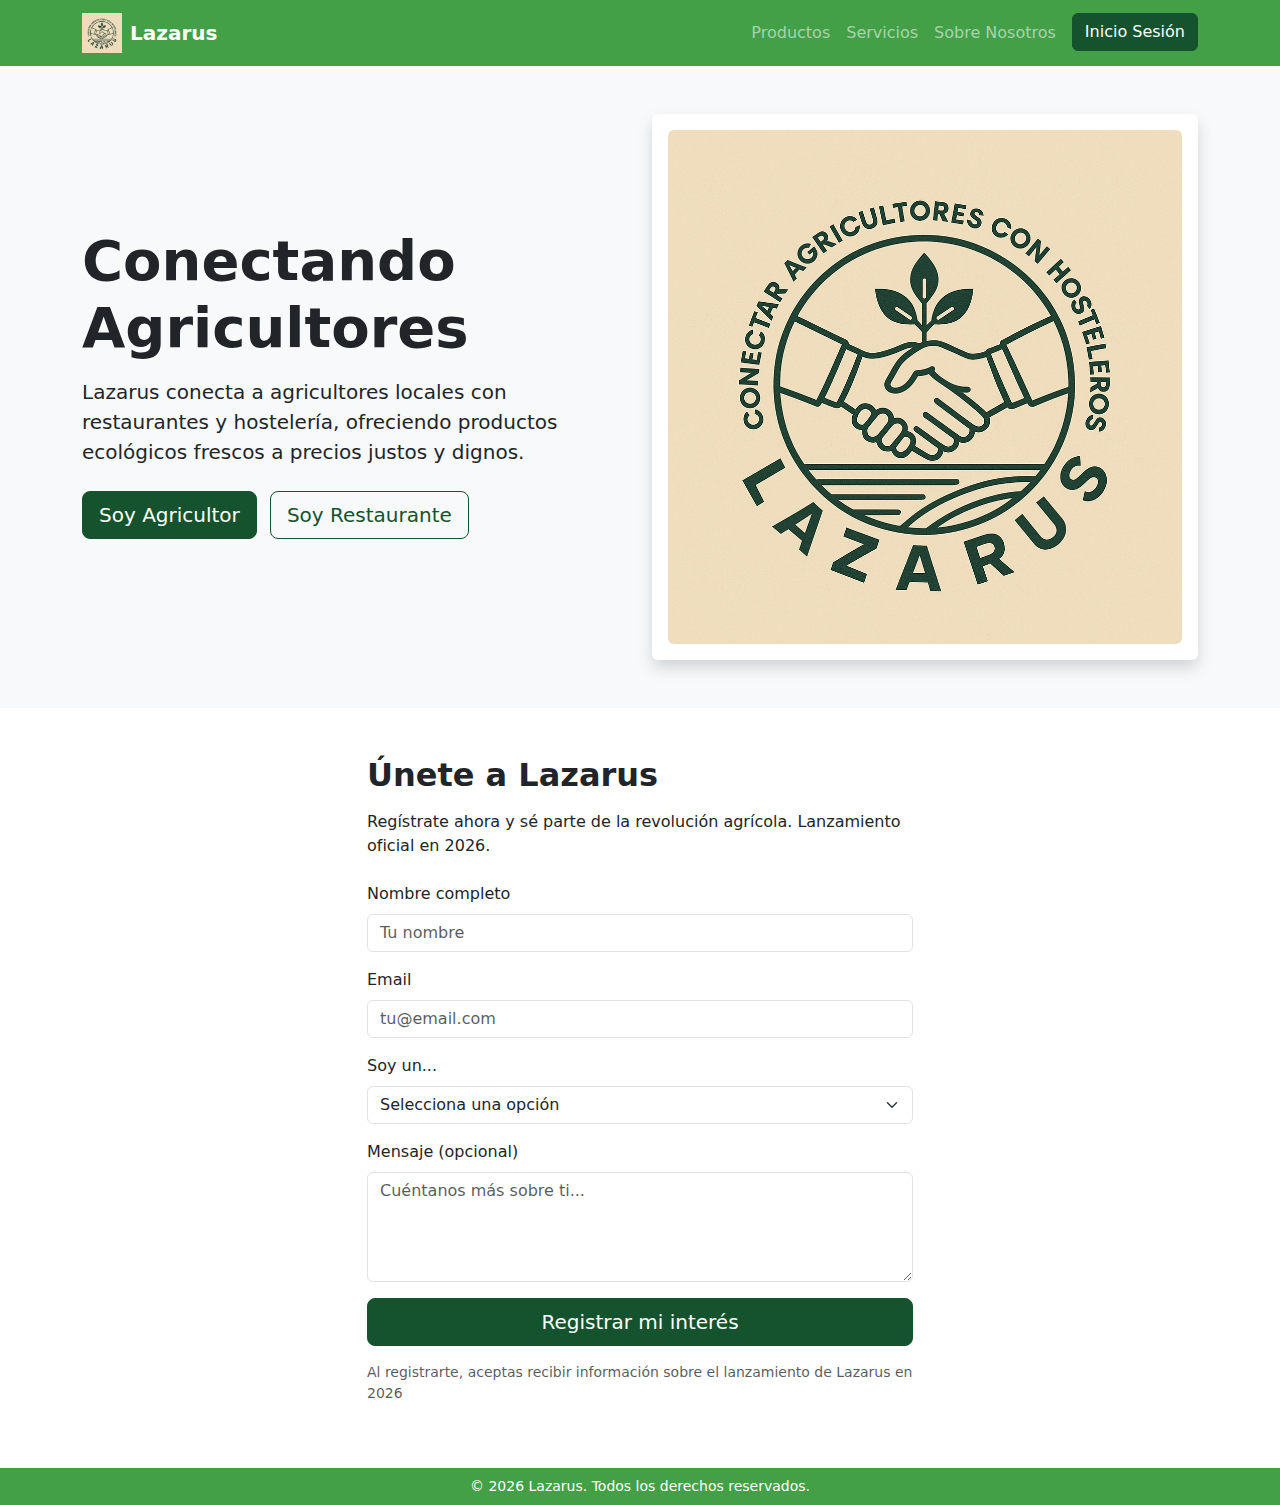
<file: interzafAgile/index-bootstrap.html>
<!DOCTYPE html>
<html lang="es">
<head>
  <meta charset="UTF-8">
  <meta name="viewport" content="width=device-width, initial-scale=1.0">
  <title>Lazarus Bootstrap Demo</title>
  <link href="https://cdn.jsdelivr.net/npm/bootstrap@5.3.2/dist/css/bootstrap.min.css" rel="stylesheet">
  <link rel="stylesheet" href="css/bootstrap-custom.css">

</head>
<body class="d-flex flex-column min-vh-100">
  <!-- Navbar -->
  <nav class="navbar navbar-expand-lg navbar-dark bg-lightgreen">
    <div class="container">
      <a class="navbar-brand d-flex align-items-center" href="#">
        <img src="img/logo.png" alt="Lazarus Logo" width="40" height="40" class="me-2">
        <span class="fw-bold">Lazarus</span>
      </a>
      <button class="navbar-toggler" type="button" data-bs-toggle="collapse" data-bs-target="#navbarNav" aria-controls="navbarNav" aria-expanded="false" aria-label="Toggle navigation">
        <span class="navbar-toggler-icon"></span>
      </button>
      <div class="collapse navbar-collapse" id="navbarNav">
        <ul class="navbar-nav ms-auto">
          <li class="nav-item"><a class="nav-link" href="productos.html">Productos</a></li>
          <li class="nav-item"><a class="nav-link" href="servicios.html">Servicios</a></li>
          <li class="nav-item"><a class="nav-link" href="sobre-nosotros.html">Sobre Nosotros</a></li>
          <li class="nav-item"><a class="btn btn-darkgreen ms-lg-2" href="#contacto">Inicio Sesión</a></li>
        </ul>
      </div>
    </div>
  </nav>


  <!-- Hero -->
  <section class="py-5 bg-light">
    <div class="container">
      <div class="row align-items-center">
        <div class="col-lg-6 mb-4 mb-lg-0">
          <h1 class="display-4 fw-bold mb-3">Conectando Agricultores</h1>
          <p class="lead mb-4">Lazarus conecta a agricultores locales con restaurantes y hostelería, ofreciendo productos ecológicos frescos a precios justos y dignos.</p>
          <div>
            <a href="#registro" class="btn btn-darkgreen btn-lg me-2 mb-2">Soy Agricultor</a>
            <a href="#registro" class="btn btn-outline-darkgreen btn-lg mb-2">Soy Restaurante</a>
          </div>
        </div>
        <div class="col-lg-6 text-center">
          <div class="bg-white rounded shadow p-3">
            <img src="img/logo.png" alt="Productos Frescos" class="img-fluid rounded">
          </div>
        </div>
      </div>
    </div>
  </section>


  <!-- Formulario de registro -->
  <section class="py-5 bg-white" id="registro">
    <div class="container">
      <div class="row justify-content-center">
        <div class="col-lg-6">
          <h2 class="fw-bold mb-3">Únete a Lazarus</h2>
          <p class="mb-4">Regístrate ahora y sé parte de la revolución agrícola. Lanzamiento oficial en 2026.</p>
          <form id="registro-form">
            <div class="mb-3">
              <label for="nombre" class="form-label">Nombre completo</label>
              <input type="text" id="nombre" name="nombre" class="form-control" placeholder="Tu nombre" required>
            </div>
            <div class="mb-3">
              <label for="email" class="form-label">Email</label>
              <input type="email" id="email" name="email" class="form-control" placeholder="tu@email.com" required>
            </div>
            <div class="mb-3">
              <label for="tipo" class="form-label">Soy un...</label>
              <select id="tipo" name="tipo" class="form-select" required>
                <option value="">Selecciona una opción</option>
                <option value="agricultor">Agricultor</option>
                <option value="restaurante">Restaurante/Hostelería</option>
                <option value="otro">Otro</option>
              </select>
            </div>
            <div class="mb-3">
              <label for="mensaje" class="form-label">Mensaje (opcional)</label>
              <textarea id="mensaje" name="mensaje" class="form-control" placeholder="Cuéntanos más sobre ti..." rows="4"></textarea>
            </div>
            <button type="submit" class="btn btn-darkgreen btn-lg w-100 mb-2">Registrar mi interés</button>
            <p class="small text-muted mt-2">Al registrarte, aceptas recibir información sobre el lanzamiento de Lazarus en 2026</p>
          </form>
        </div>
      </div>
    </div>
  </section>

  <!-- Footer -->
  <footer class="footer bg-lightgreen text-white text-center py-2 small mt-auto">
    <div class="container">
      &copy; 2026 Lazarus. Todos los derechos reservados.
    </div>
  </footer>
  <script src="https://cdn.jsdelivr.net/npm/bootstrap@5.3.2/dist/js/bootstrap.bundle.min.js"></script>
</body>
</html>
</file>
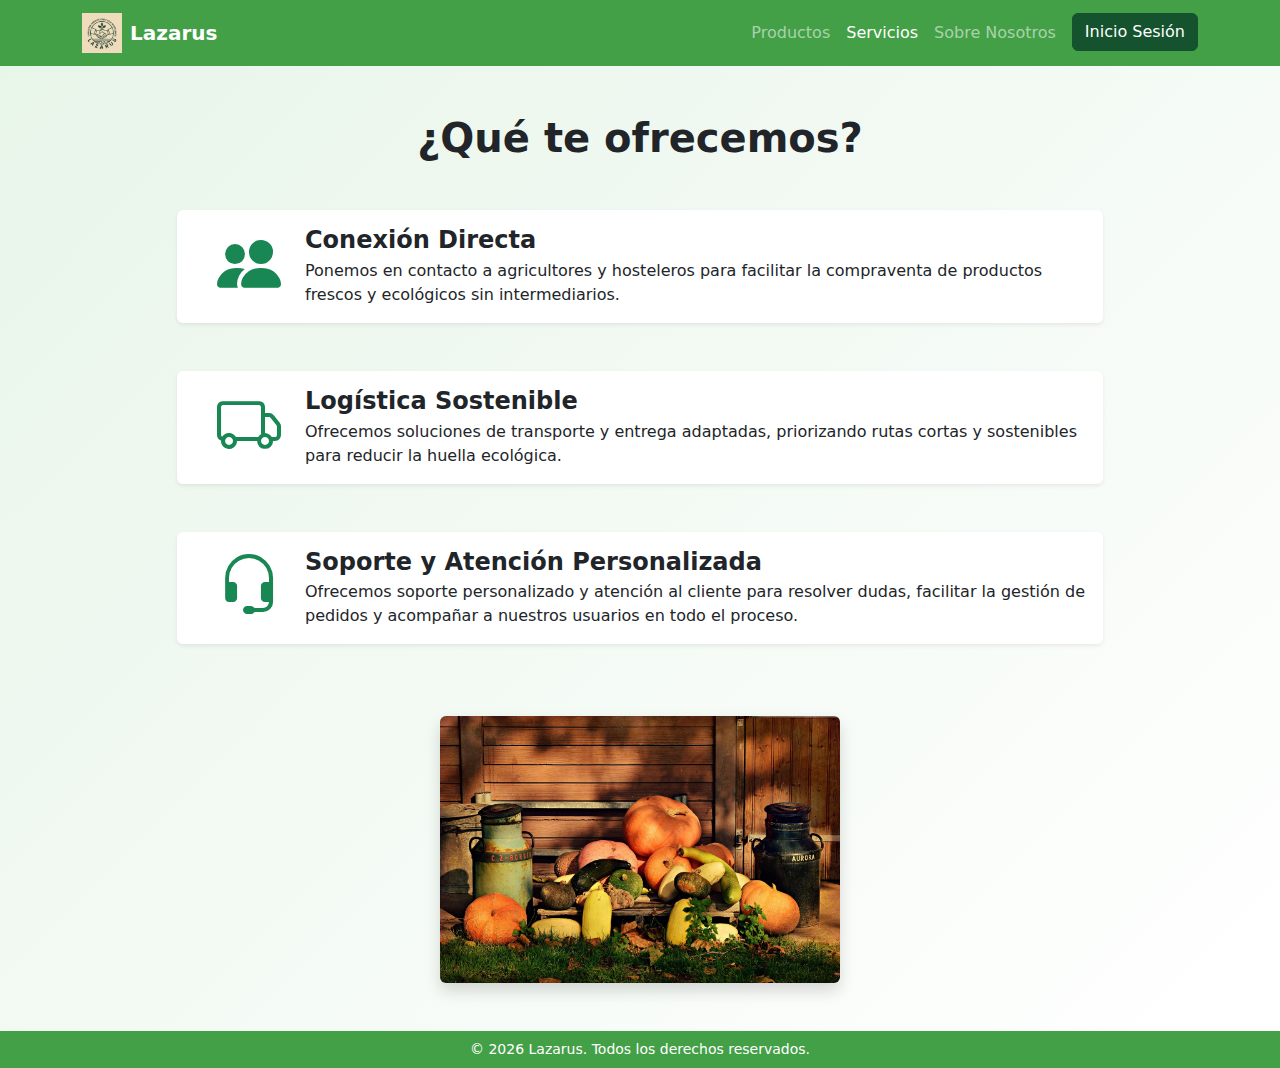
<file: interzafAgile/servicios.html>
<!DOCTYPE html>
<html lang="es">
<head>
  <meta charset="UTF-8">
  <meta name="viewport" content="width=device-width, initial-scale=1.0">
  <title>Servicios | Lazarus</title>
  <link href="https://cdn.jsdelivr.net/npm/bootstrap@5.3.2/dist/css/bootstrap.min.css" rel="stylesheet">
  <link rel="stylesheet" href="css/bootstrap-custom.css">
</head>
<body class="d-flex flex-column min-vh-100">
  <!-- Navbar -->
  <nav class="navbar navbar-expand-lg navbar-dark bg-lightgreen">
    <div class="container">
      <a class="navbar-brand d-flex align-items-center" href="index-bootstrap.html">
        <img src="img/logo.png" alt="Lazarus Logo" width="40" height="40" class="me-2">
        <span class="fw-bold">Lazarus</span>
      </a>
      <button class="navbar-toggler" type="button" data-bs-toggle="collapse" data-bs-target="#navbarNav" aria-controls="navbarNav" aria-expanded="false" aria-label="Toggle navigation">
        <span class="navbar-toggler-icon"></span>
      </button>
      <div class="collapse navbar-collapse" id="navbarNav">
        <ul class="navbar-nav ms-auto">
          <li class="nav-item"><a class="nav-link" href="productos.html">Productos</a></li>
          <li class="nav-item"><a class="nav-link active" href="#">Servicios</a></li>
          <li class="nav-item"><a class="nav-link" href="sobre-nosotros.html">Sobre Nosotros</a></li>
          <li class="nav-item"><a class="btn btn-darkgreen ms-lg-2" href="index-bootstrap.html#contacto">Inicio Sesión</a></li>
        </ul>
      </div>
    </div>
  </nav>

  <!-- Servicios -->
  <section class="py-5" style="background: linear-gradient(135deg, #e8f5e9 0%, #fff 100%);">
    <div class="container">
      <h1 class="mb-5 fw-bold text-center">¿Qué te ofrecemos?</h1>
      <div class="row gy-4 justify-content-center">
        <!-- Servicio 1: Conexión Directa -->
        <div class="col-lg-10">
          <div class="card flex-row align-items-center shadow-sm border-0 bg-white mb-4 p-3">
            <div class="display-3 text-success px-4"><i class="bi bi-people-fill"></i></div>
            <div>
              <h4 class="fw-bold mb-1">Conexión Directa</h4>
              <p class="mb-0">Ponemos en contacto a agricultores y hosteleros para facilitar la compraventa de productos frescos y ecológicos sin intermediarios.</p>
            </div>
          </div>
        </div>
        <!-- Servicio 2: Logística Sostenible -->
        <div class="col-lg-10">
          <div class="card flex-row align-items-center shadow-sm border-0 bg-white mb-4 p-3">
            <div class="display-3 text-success px-4"><i class="bi bi-truck"></i></div>
            <div>
              <h4 class="fw-bold mb-1">Logística Sostenible</h4>
              <p class="mb-0">Ofrecemos soluciones de transporte y entrega adaptadas, priorizando rutas cortas y sostenibles para reducir la huella ecológica.</p>
            </div>
          </div>
        </div>
        <!-- Servicio 3: Asesoramiento y Formación -->
        <div class="col-lg-10">
          <div class="card flex-row align-items-center shadow-sm border-0 bg-white mb-4 p-3">
            <div class="display-3 text-success px-4"><i class="bi bi-headset"></i></div>
            <div>
              <h4 class="fw-bold mb-1">Soporte y Atención Personalizada</h4>
              <p class="mb-0">Ofrecemos soporte personalizado y atención al cliente para resolver dudas, facilitar la gestión de pedidos y acompañar a nuestros usuarios en todo el proceso.</p>
            </div>
          </div>
        </div>
      </div>
      <div class="text-center mt-5">
        <img src="img/verdurasTemporada.jpg" alt="Servicios Lazarus" class="img-fluid rounded shadow" style="max-width: 400px; object-fit: cover;">
      </div>
    </div>
  </section>
  <!-- Bootstrap Icons -->
  <link rel="stylesheet" href="https://cdn.jsdelivr.net/npm/bootstrap-icons@1.11.1/font/bootstrap-icons.css">

  <!-- Footer -->
  <footer class="footer bg-lightgreen text-white text-center py-2 small mt-auto">
    <div class="container">
      &copy; 2026 Lazarus. Todos los derechos reservados.
    </div>
  </footer>
  <script src="https://cdn.jsdelivr.net/npm/bootstrap@5.3.2/dist/js/bootstrap.bundle.min.js"></script>
</body>
</html>
</file>
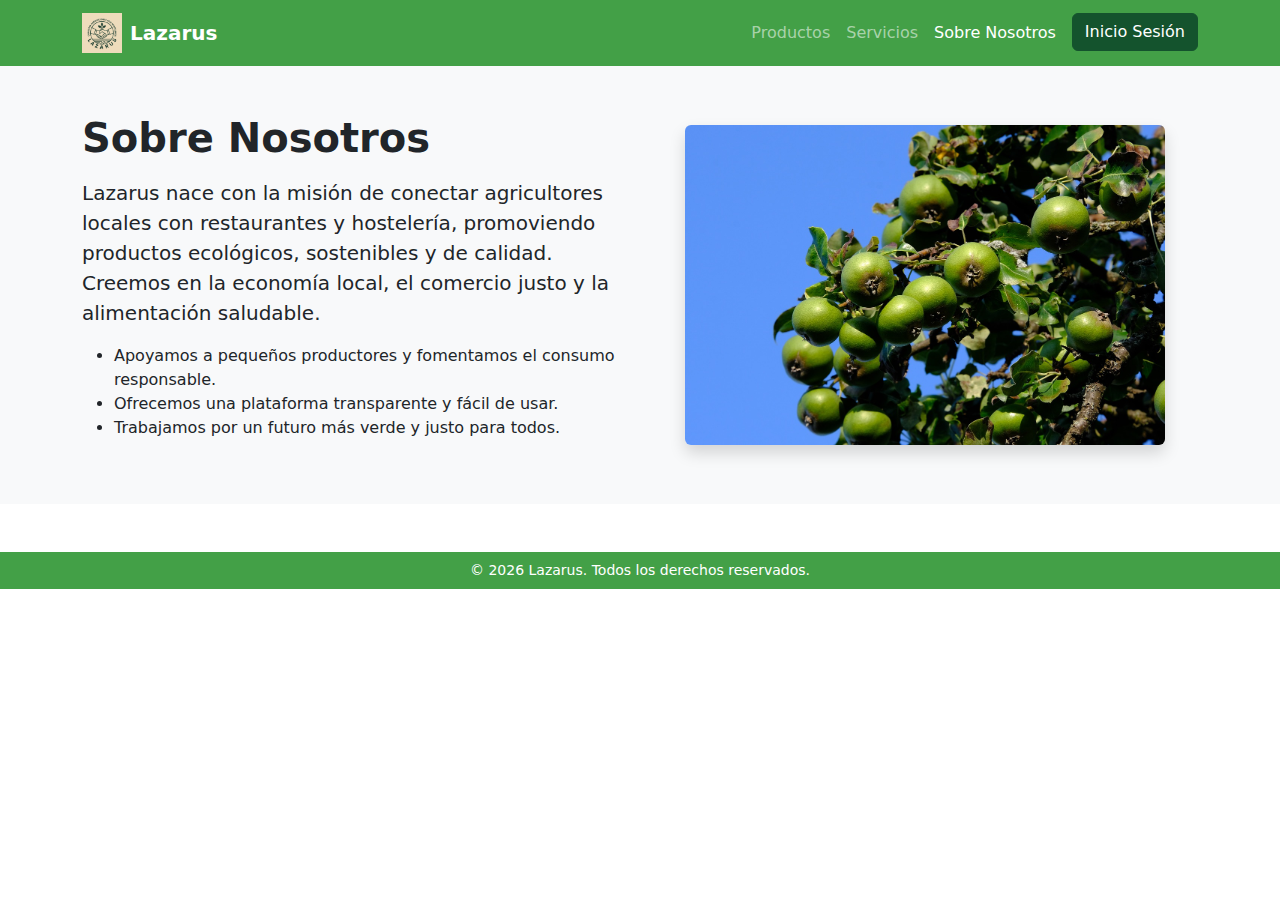
<file: interzafAgile/sobre-nosotros.html>
<!DOCTYPE html>
<html lang="es">
<head>
  <meta charset="UTF-8">
  <meta name="viewport" content="width=device-width, initial-scale=1.0">
  <title>Sobre Nosotros | Lazarus</title>
  <link href="https://cdn.jsdelivr.net/npm/bootstrap@5.3.2/dist/css/bootstrap.min.css" rel="stylesheet">
  <link rel="stylesheet" href="css/bootstrap-custom.css">
</head>
<body>
  <!-- Navbar -->
  <nav class="navbar navbar-expand-lg navbar-dark bg-lightgreen">
    <div class="container">
      <a class="navbar-brand d-flex align-items-center" href="index-bootstrap.html">
        <img src="img/logo.png" alt="Lazarus Logo" width="40" height="40" class="me-2">
        <span class="fw-bold">Lazarus</span>
      </a>
      <button class="navbar-toggler" type="button" data-bs-toggle="collapse" data-bs-target="#navbarNav" aria-controls="navbarNav" aria-expanded="false" aria-label="Toggle navigation">
        <span class="navbar-toggler-icon"></span>
      </button>
      <div class="collapse navbar-collapse" id="navbarNav">
        <ul class="navbar-nav ms-auto">
          <li class="nav-item"><a class="nav-link" href="productos.html">Productos</a></li>
          <li class="nav-item"><a class="nav-link" href="index-bootstrap.html#servicios">Servicios</a></li>
          <li class="nav-item"><a class="nav-link active" href="#">Sobre Nosotros</a></li>
          <li class="nav-item"><a class="btn btn-darkgreen ms-lg-2" href="index-bootstrap.html#contacto">Inicio Sesión</a></li>
        </ul>
      </div>
    </div>
  </nav>

  <!-- Sobre Nosotros -->
  <section class="py-5 bg-light">
    <div class="container">
      <div class="row align-items-center">
        <div class="col-lg-6 mb-4 mb-lg-0">
          <h1 class="fw-bold mb-3">Sobre Nosotros</h1>
          <p class="lead">Lazarus nace con la misión de conectar agricultores locales con restaurantes y hostelería, promoviendo productos ecológicos, sostenibles y de calidad. Creemos en la economía local, el comercio justo y la alimentación saludable.</p>
          <ul>
            <li>Apoyamos a pequeños productores y fomentamos el consumo responsable.</li>
            <li>Ofrecemos una plataforma transparente y fácil de usar.</li>
            <li>Trabajamos por un futuro más verde y justo para todos.</li>
          </ul>
        </div>
        <div class="col-lg-6 text-center">
          <img src="img/frutasTemporada.jpg" alt="Equipo Lazarus" class="img-fluid rounded shadow" style="max-height: 320px; object-fit: cover;">
        </div>
      </div>
    </div>
  </section>

  <!-- Footer -->
  <footer class="footer bg-lightgreen text-white text-center py-2 small mt-5">
    <div class="container">
      &copy; 2026 Lazarus. Todos los derechos reservados.
    </div>
  </footer>
  <script src="https://cdn.jsdelivr.net/npm/bootstrap@5.3.2/dist/js/bootstrap.bundle.min.js"></script>
</body>
</html>
</file>
